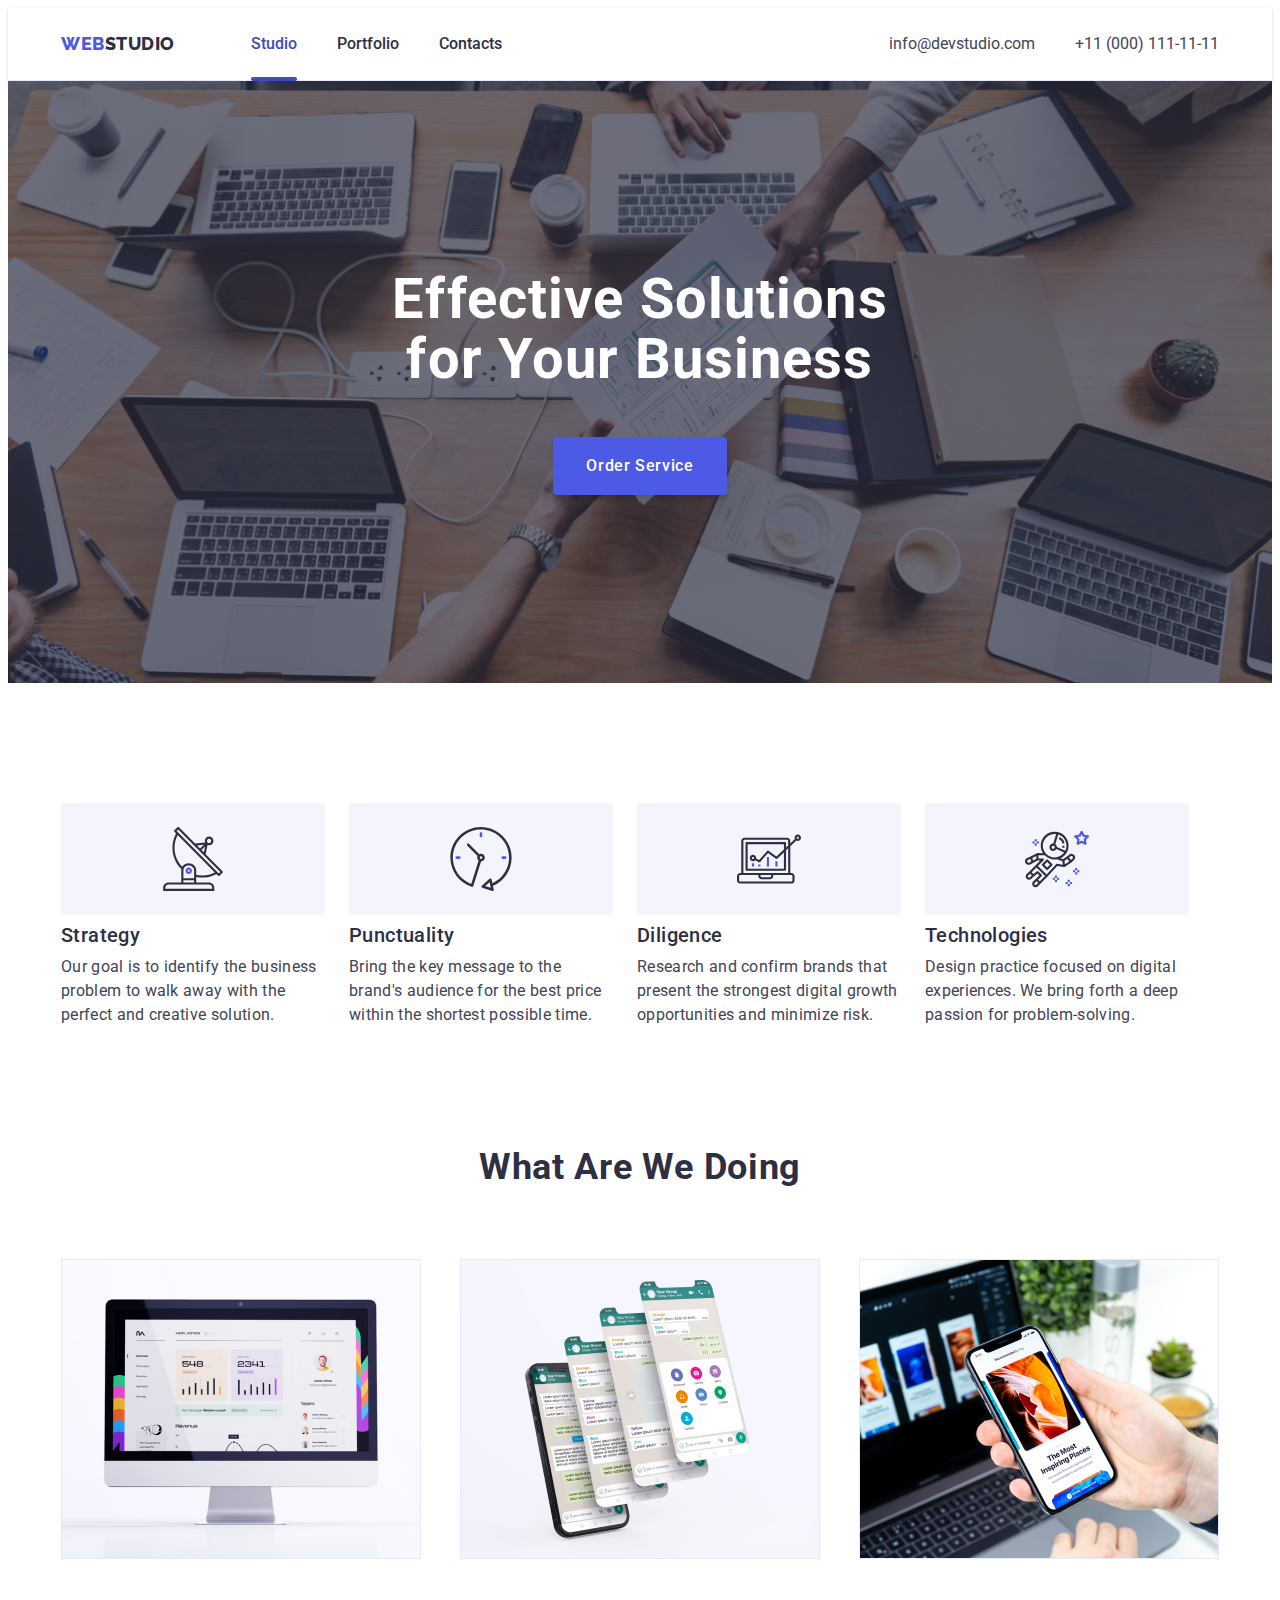
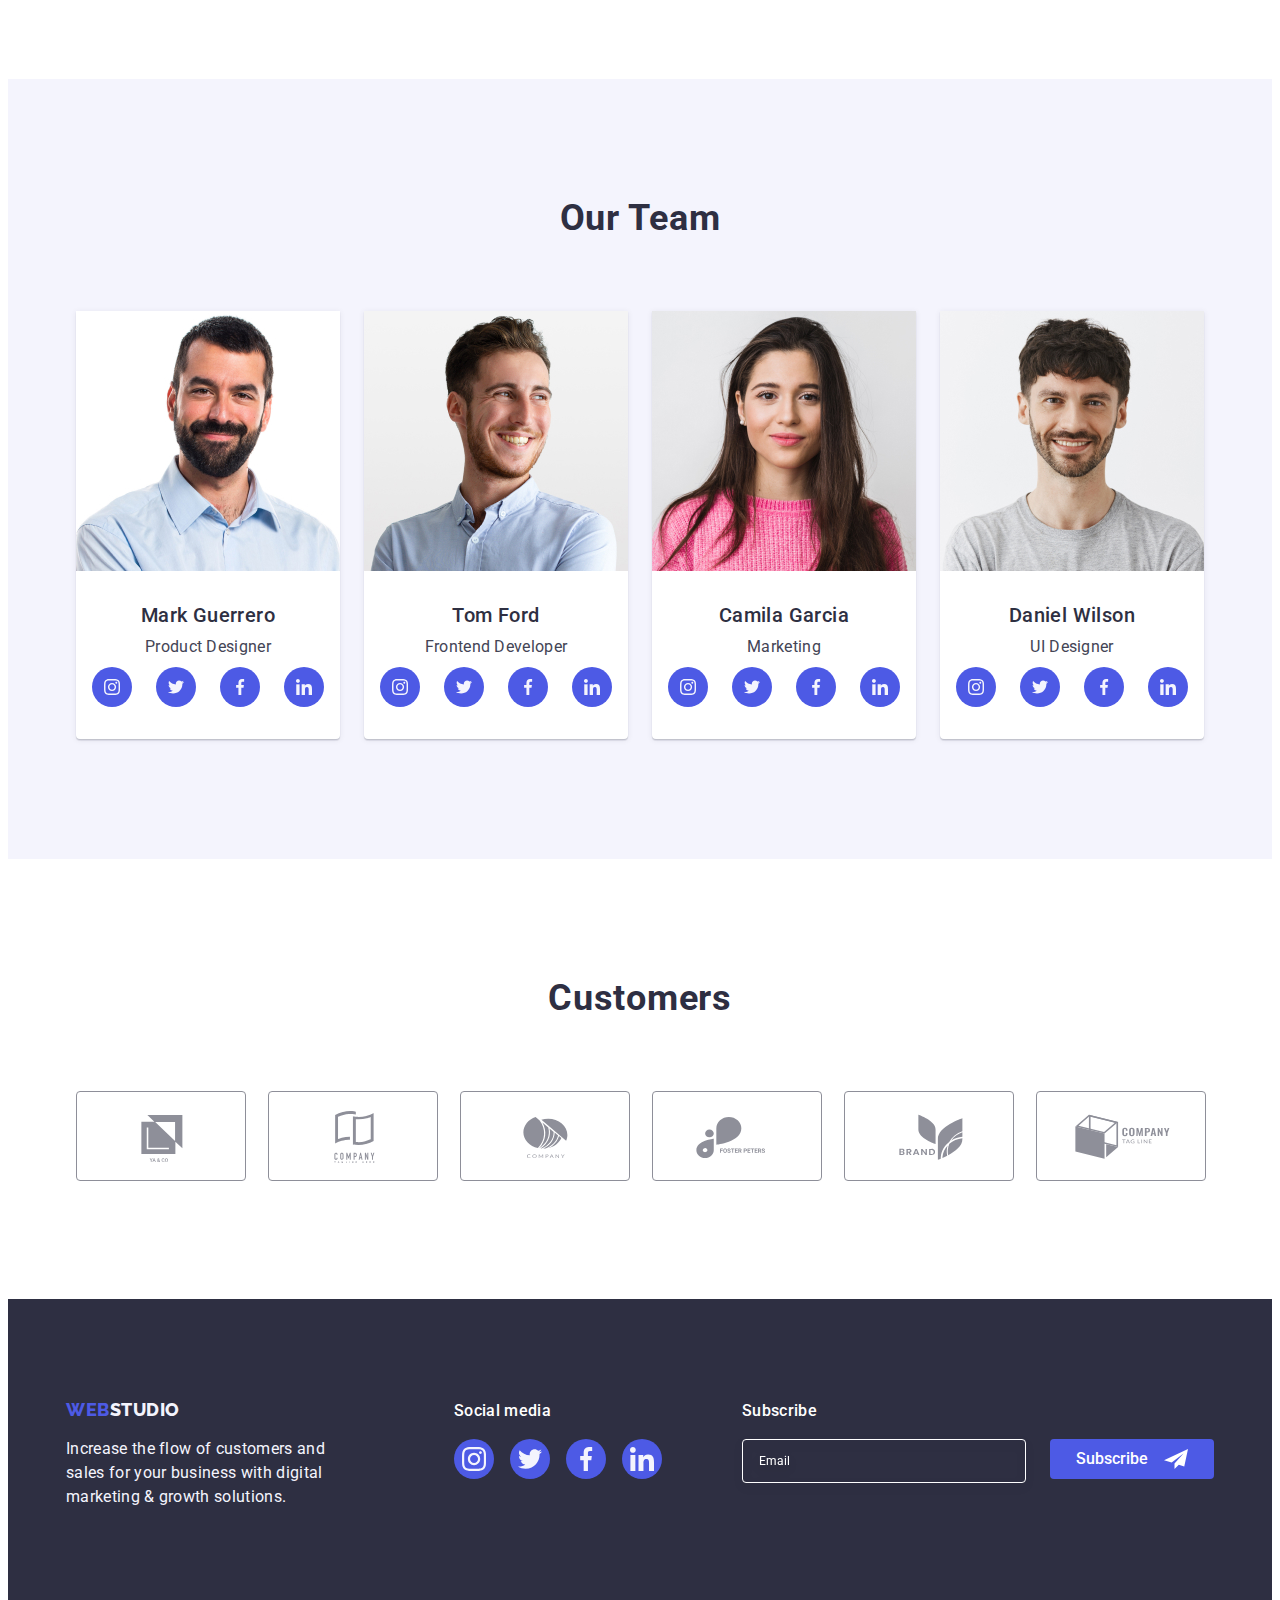
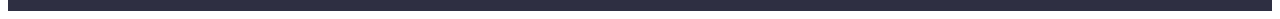
<file: index.html>
<!DOCTYPE html>
<html lang="en">

<head>
    <meta charset="UTF-8">
    <meta http-equiv="X-UA-Compatible" content="IE=edge">
    <meta name="viewport" content="width=device-width, initial-scale=1.0">
    <title>Document</title>
    <link rel="preconnect" href="https://fonts.googleapis.com">
    <link rel="preconnect" href="https://fonts.gstatic.com" crossorigin>
    <link
        href="https://fonts.googleapis.com/css2?family=Raleway:wght@400;800&family=Roboto:wght@400;500;700&display=swap"
        rel="stylesheet">
    <link rel="stylesheet" href="https://cdnjs.cloudflare.com/ajax/libs/modern-normalize/1.1.0/modern-normalize.min.css"
        integrity="sha512-wpPYUAdjBVSE4KJnH1VR1HeZfpl1ub8YT/NKx4PuQ5NmX2tKuGu6U/JRp5y+Y8XG2tV+wKQpNHVUX03MfMFn9Q=="
        crossorigin="anonymous" referrerpolicy="no-referrer" />
    <link rel="stylesheet" href="./css/styles.css">

</head>

<body>
    <!-- Шапка страницы -->
    <header class="header">
        <div class="header-content container">
            <nav class="nav-box">
                <a class="logo link" href="./index.html">Web<span>Studio</span></a>
                <ul class="navigation-list list">
                    <li class="navigation-item"><a href="./index.html"
                            class="navigation-item-link link menu-after">Studio</a></li>
                    <li class="navigation-item"><a href="./portfolio.html"
                            class="navigation-item-link link">Portfolio</a>
                    </li>
                    <li class="navigation-item"><a href="" class="navigation-item-link link">Contacts</a></li>
                </ul>
            </nav>
            <address class="address address-box">
                <ul class="address-list list">
                    <li class="address-item-list"><a href="mailto:info@devstudio.com"
                            class="address-item link">info@devstudio.com</a></li>
                    <li class="address-item-list"><a href="tel:+110001111111" class="address-item link">+11 (000)
                            111-11-11</a></li>
                </ul>
            </address>
        </div>
    </header>
    <!-- Hero секция -->
    <main>
        <section class="hero">
            <div class="hero-container container ">
                <h1 class="hero-title">Effective Solutions
                    for Your Business</h1>
                <button class="hero-button" type="button" data-modal-open>Order Service</button>
            </div>
        </section>
        <!-- Предложения -->
        <section class="features">
            <div class="features-container container">
                <h2 class="section-title visually-hidden" hidden>features</h2>
                <ul class="features-list list">
                    <li class="features-list-item">
                        <div class="features-icon-div"><svg class="features-list-icon" width="64px" height="64px">
                                <use href="./images/icons.svg#icon-antenna-1"></use>
                            </svg></div>
                        <h3 class="features-list-title title">Strategy</h3>
                        <p class="features-text text">Our goal is to identify the business problem to walk away with the
                            perfect and
                            creative solution.
                        </p>
                    </li>
                    <li class="features-list-item">
                        <div class="features-icon-div"><svg class="features-list-icon" width="64px" height="64px">
                                <use href="./images/icons.svg#icon-clock-1"></use>
                            </svg></div>
                        <h3 class="features-list-title title">Punctuality</h3>
                        <p class="features-text text">Bring the key message to the brand's audience for the best price
                            within the
                            shortest possible
                            time.</p>
                    </li>
                    <li class="features-list-item">
                        <div class="features-icon-div"><svg class="features-list-icon" width="64px" height="64px">
                                <use href="./images/icons.svg#icon-diagram-1"></use>
                            </svg>
                        </div>
                        <h3 class="features-list-title title">Diligence</h3>
                        <p class="features-text text">Research and confirm brands that present the strongest digital
                            growth
                            opportunities and minimize
                            risk.</p>
                    </li>
                    <li class="features-list-item">
                        <div class="features-icon-div">
                            <svg class="features-list-icon" width="64px" height="64px">
                                <use href="./images/icons.svg#icon-astronaut-1"></use>
                            </svg>
                        </div>
                        <h3 class="features-list-title title">Technologies</h3>
                        <p class="features-text text">Design practice focused on digital experiences. We bring forth a
                            deep
                            passion
                            for
                            problem-solving.</p>
                    </li>
                </ul>
            </div>
        </section>
        <!-- Продукты компании -->
        <section class="product">
            <div class="container">
                <h2 class="product-title section-title">What are we doing</h2>
                <ul class="product-list list">
                    <li class="product-list-item"><img src="./images/computer.jpg" alt="Computer image" width="360">
                    </li>
                    <li class="product-list-item"><img src="./images/mobile.jpg" alt="Mobile with some app" width="360">
                    </li>
                    <li class="product-list-item"><img src="./images/app.jpg"
                            alt="Some app on the phone in front of the computer" width="360"></li>
                </ul>
            </div>
        </section>
        <!-- фотографии сотрудников компании -->
        <section class="team-section">
            <div class="team-container container">
                <h2 class="team-title section-title">Our Team</h2>
                <ul class="team-list list">
                    <li class="team-list-item"><img src="./images/mark.jpg" alt="Mark Guerrero Product designer"
                            width="264">
                        <div class="team-item-wrap">
                            <h3 class="team-list-title title">Mark Guerrero</h3>
                            <p class="team-text text">Product Designer</p>
                            <ul class="team-social-list list">
                                <li class="team-social-item">
                                    <a class="team-social-link" href="">
                                        <svg class="team-social-icon" width="16px" height="16px">
                                            <use href="./images/icons.svg#icon-instagram-2"></use>
                                        </svg>
                                    </a>
                                </li>
                                <li class="team-social-item">
                                    <a class="team-social-link" href="">
                                        <svg class="team-social-icon" width="16px" height="16px">
                                            <use href="./images/icons.svg#icon-twitter-1"></use>
                                        </svg>
                                    </a>
                                </li>
                                <li class="team-social-item">
                                    <a class="team-social-link" href="">
                                        <svg class="team-social-icon" width="16px" height="16px">
                                            <use href="./images/icons.svg#icon-facebook-1"></use>
                                        </svg>
                                    </a>
                                </li>
                                <li class="team-social-item">
                                    <a class="team-social-link" href="">
                                        <svg class="team-social-icon" width="16px" height="16px">
                                            <use href="./images/icons.svg#icon-linkedin-1"></use>
                                        </svg>
                                    </a>
                                </li>
                            </ul>
                        </div>
                    </li>
                    <li class="team-list-item"><img src="./images/tom.jpg" alt="Tom Ford Frontend Developer"
                            width="264">
                        <div class="team-item-wrap">
                            <h3 class="team-list-title title">Tom Ford</h3>
                            <p class="team-text text">Frontend Developer</p>
                            <ul class="team-social-list list">
                                <li class="team-social-item">
                                    <a class="team-social-link" href="">
                                        <svg class="team-social-icon" width="16px" height="16px">
                                            <use href="./images/icons.svg#icon-instagram-2"></use>
                                        </svg>
                                    </a>
                                </li>
                                <li class="team-social-item">
                                    <a class="team-social-link" href="">
                                        <svg class="team-social-icon" width="16px" height="16px">
                                            <use href="./images/icons.svg#icon-twitter-1"></use>
                                        </svg>
                                    </a>
                                </li>
                                <li class="team-social-item">
                                    <a class="team-social-link" href="">
                                        <svg class="team-social-icon" width="16px" height="16px">
                                            <use href="./images/icons.svg#icon-facebook-1"></use>
                                        </svg>
                                    </a>
                                </li>
                                <li class="team-social-item">
                                    <a class="team-social-link" href="">
                                        <svg class="team-social-icon" width="16px" height="16px">
                                            <use href="./images/icons.svg#icon-linkedin-1"></use>
                                        </svg>
                                    </a>
                                </li>
                            </ul>
                        </div>
                    <li class="team-list-item"><img src="./images/camila.jpg" alt="Camila Garcia Marketing" width="264">
                        <div class="team-item-wrap">
                            <h3 class="team-list-title title">Camila Garcia</h3>
                            <p class="team-text text">Marketing</p>
                            <ul class="team-social-list list">
                                <li class="team-social-item">
                                    <a class="team-social-link" href="">
                                        <svg class="team-social-icon" width="16px" height="16px">
                                            <use href="./images/icons.svg#icon-instagram-2"></use>
                                        </svg>
                                    </a>
                                </li>
                                <li class="team-social-item">
                                    <a class="team-social-link" href="">
                                        <svg class="team-social-icon" width="16px" height="16px">
                                            <use href="./images/icons.svg#icon-twitter-1"></use>
                                        </svg>
                                    </a>
                                </li>
                                <li class="team-social-item">
                                    <a class="team-social-link" href="">
                                        <svg class="team-social-icon" width="16px" height="16px">
                                            <use href="./images/icons.svg#icon-facebook-1"></use>
                                        </svg>
                                    </a>
                                </li>
                                <li class="team-social-item">
                                    <a class="team-social-link" href="">
                                        <svg class="team-social-icon" width="16px" height="16px">
                                            <use href="./images/icons.svg#icon-linkedin-1"></use>
                                        </svg>
                                    </a>
                                </li>
                            </ul>
                        </div>
                    </li>
                    <li class="team-list-item"><img src="./images/daniel.jpg" alt="Daniel Wilson UI Designer"
                            width="264">
                        <div class="team-item-wrap">
                            <h3 class="team-list-title title">Daniel Wilson</h3>
                            <p class="team-text text">UI Designer</p>
                            <ul class="team-social-list list">
                                <li class="team-social-item">
                                    <a class="team-social-link" href="">
                                        <svg class="team-social-icon" width="16px" height="16px">
                                            <use href="./images/icons.svg#icon-instagram-2"></use>
                                        </svg>
                                    </a>
                                </li>
                                <li class="team-social-item">
                                    <a class="team-social-link" href="">
                                        <svg class="team-social-icon" width="16px" height="16px">
                                            <use href="./images/icons.svg#icon-twitter-1"></use>
                                        </svg>
                                    </a>
                                </li>
                                <li class="team-social-item">
                                    <a class="team-social-link" href="">
                                        <svg class="team-social-icon" width="16px" height="16px">
                                            <use href="./images/icons.svg#icon-facebook-1"></use>
                                        </svg>
                                    </a>
                                </li>
                                <li class="team-social-item">
                                    <a class="team-social-link" href="">
                                        <svg class="team-social-icon" width="16px" height="16px">
                                            <use href="./images/icons.svg#icon-linkedin-1"></use>
                                        </svg>
                                    </a>
                                </li>
                            </ul>
                        </div>
                    </li>
                </ul>
            </div>
        </section>
        <!---------------Customers------------------>
        <section class="section-customers">
            <h2 class="customers-title section-title">Customers</h2>
            <div class="cutomers-item-div">
                <ul class="customers-list list">
                    <li class="customers-list-item"><a href="" class="customers-link link"><svg class="customers-icon"
                                width="104" height="56px">
                                <use href="./images/icons.svg#icon-Client-1"></use>
                            </svg>
                        </a></li>
                    <li class="customers-list-item"><a href="" class="customers-link link" width=" 104px" height="56px">
                            <svg class="customers-icon" width=" 104px" height="56px">
                                <use href="./images/icons.svg#icon-Client-2"></use>
                            </svg>
                        </a></li>
                    <li class="customers-list-item"><a href="" class="customers-link link"><svg class="customers-icon"
                                width=" 104px" height="56px">
                                <use href="./images/icons.svg#icon-Client-3"></use>
                            </svg>
                        </a></li>
                    <li class="customers-list-item"><a href="" class="customers-link link"><svg class="customers-icon"
                                width=" 104px" height="56px">
                                <use href="./images/icons.svg#icon-Client-4"></use>
                            </svg>
                        </a></li>
                    <li class="customers-list-item"><a href="" class="customers-link link"><svg class="customers-icon"
                                width=" 104px" height="56px">
                                <use href="./images/icons.svg#icon-Client-5"></use>
                            </svg>
                        </a></li>
                    <li class="customers-list-item"><a href="" class="customers-link link"><svg class="customers-icon"
                                width=" 104px" height="56px">
                                <use href="./images/icons.svg#icon-Client-6"></use>
                            </svg>
                        </a></li>
                </ul>
            </div>
        </section>
    </main>
    <!-- Подвал страницы -->
    <footer class="footer">
        <div class="container footer-container">
            <div class="footer-wrap-about">
                <a class="logo link" href="./index.html">Web<span class="footer-span">Studio</span></a>
                <p class="footer-text text">Increase the flow of customers and sales for your business with digital
                    marketing &
                    growth
                    solutions.</p>
            </div>
            <div class="footer-wrap-social">
                <h3 class="footer-social-title">Social media</h3>
                <ul class="footer-social-list list">
                    <li class="footer-social-item"><a class="footer-social-link" href="">
                            <svg class="footer-social-icon" width="24px" height="24px">
                                <use href="./images/icons.svg#icon-instagram-2"></use>
                            </svg>
                        </a></li>
                    <li class="footer-social-item"><a class="footer-social-link" href="" pal>
                            <svg class="footer-social-icon" width="24px" height="24px">
                                <use href="./images/icons.svg#icon-twitter-1"></use>
                            </svg>
                        </a></li>
                    <li class="footer-social-item"><a class="footer-social-link" href="">
                            <svg class="footer-social-icon" width="24px" height="24px">
                                <use href="./images/icons.svg#icon-facebook-1"></use>
                            </svg>
                        </a></li>
                    <li class="footer-social-item"><a class="footer-social-link" href="">
                            <svg class="footer-social-icon" width="24px" height="24px">
                                <use href="./images/icons.svg#icon-linkedin-1"></use>
                            </svg>
                        </a></li>
                </ul>
            </div>
            <div class="footer-subscribe">
                <h3 class="footer-subscribe-title">Subscribe</h3>
                <form class="subscribe-form">
                    <label aria-label="email-input-subscribe">
                        <input type="email" class="footer-subscribe-input" placeholder="Email"></label>
                    <button type="submit" class="footer-subscribe-button">Subscribe<span
                            class="footer-subscribe-wrap"><svg class="footer-subscribe-icon" width="24px" height="24px">
                                <use href="./images/icons.svg#icon-subscribe"></use>
                            </svg></span></button>

                </form>
            </div>
        </div>
    </footer>
    <!---------------Backdrop------------------>
    <div class="backdrop is-hidden" data-modal>
        <div class="modal"><button type="button" data-modal-close class="btn-close-modal"><svg class="svg-close-modal"
                    width="8px" height="8px">
                    <use href="./images/icons.svg#icon-close-btn-modal"></use>
                </svg></button>
            <p class="modal-title">Leave your contacts and we will call you back</p>
            <form class="modal-form">
                <label class="modal-label" for="user-name"><span class="input-label-span">Name</span>
                    <span class="input-wrap">
                        <input type="text" placeholder="" name="user-name" class="modal-input" id="user-name"
                            required><svg class="modal-icon" width="18px" height="18px">
                            <use href="./images/icons.svg#icon-persona-input"></use>
                        </svg></span></label>
                <label class="modal-label" for="user-tel"><span class="input-label-span">Phone</span><span
                        class="input-wrap">
                        <input type="tel" placeholder="" name="user-tel" class="modal-input" id="user-tel" required><svg
                            class="modal-icon" width="18px" height="24px">
                            <use href="./images/icons.svg#icon-phone-input"></use>
                        </svg></span></label>
                <label class="modal-label" for="user-email"><span class="input-label-span">Email</span>
                    <span class="input-wrap"><input type="email" placeholder="" name="user-email" class="modal-input"
                            id="user-email"><svg class="modal-icon" width="18px" height="24px">
                            <use href="./images/icons.svg#icon-email-input"></use>
                        </svg></span></label>
                <label class="modal-label" for="user-text"><span class="input-label-span">Comment</span>
                    <textarea name="user-text" id="user-text" class="modal-textarea"
                        placeholder="Text input"></textarea></label>
                <div class="modal-field">
                    <input type="checkbox" name="privacy" id="privacy" class="input-check visually-hidden" value="true">
                    <label for="privacy" class="check-text"><span><svg class="check-icon" width="10px" height="8px">
                                <use href="./images/icons.svg#icon-checkbox"></use>
                            </svg></span> accept the terms and conditions of the<a href=""
                            class="check-text-link">Privacy Policy</a></label>
                </div>
                <button class="modal-button" type="submit">Send</button>
            </form>
        </div>
        <script src="./js/modal.js"></script>
</body>

</html>
</file>
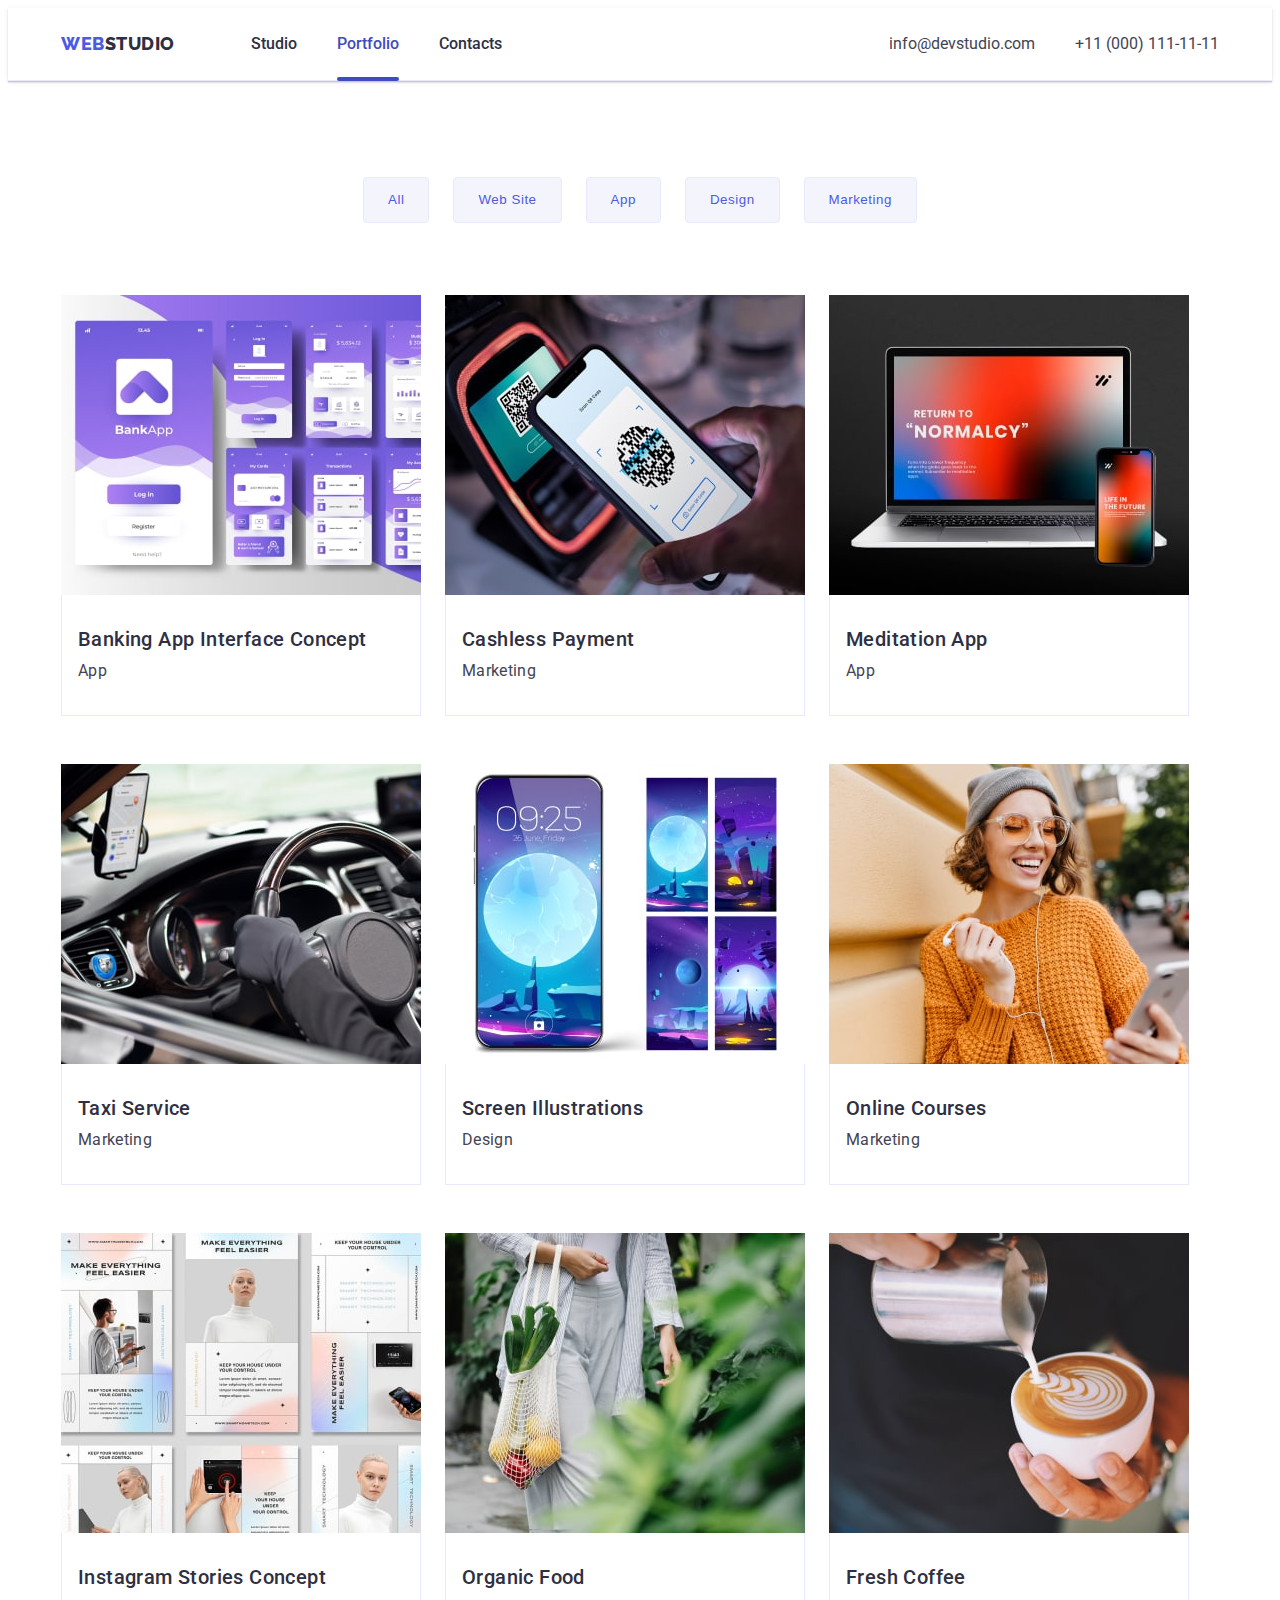
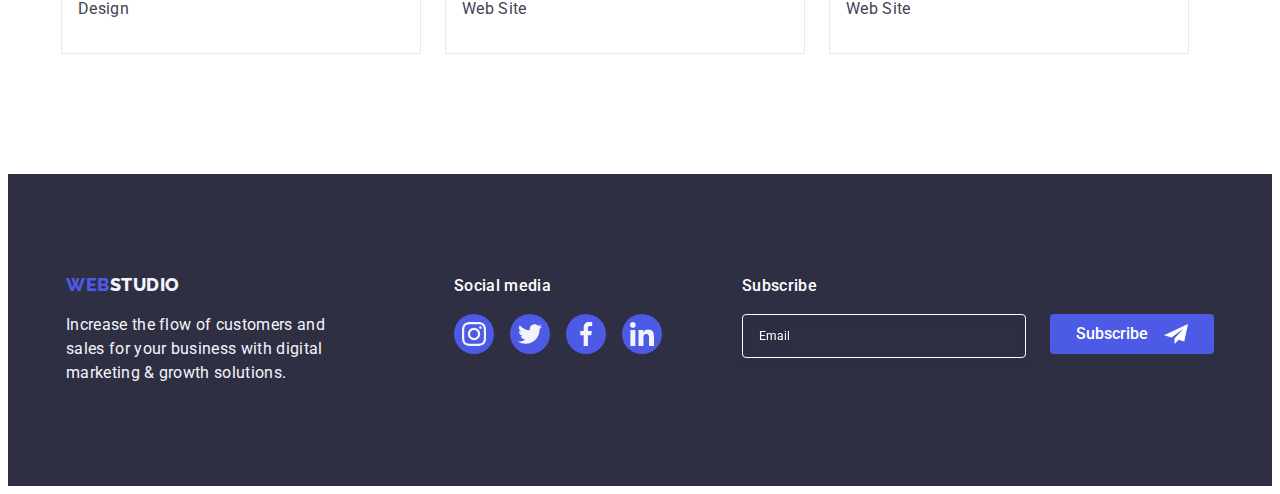
<file: portfolio.html>
<!DOCTYPE html>
<html lang="en">

<head>
    <meta charset="UTF-8">
    <meta http-equiv="X-UA-Compatible" content="IE=edge">
    <meta name="viewport" content="width=device-width, initial-scale=1.0">
    <title>Document</title>
    <link rel="preconnect" href="https://fonts.googleapis.com">
    <link rel="preconnect" href="https://fonts.gstatic.com" crossorigin>
    <link
        href="https://fonts.googleapis.com/css2?family=Raleway:wght@400;800&family=Roboto:wght@400;500;700&display=swap"
        rel="stylesheet">
    <link rel="stylesheet" href="https://cdnjs.cloudflare.com/ajax/libs/modern-normalize/1.1.0/modern-normalize.min.css"
        integrity="sha512-wpPYUAdjBVSE4KJnH1VR1HeZfpl1ub8YT/NKx4PuQ5NmX2tKuGu6U/JRp5y+Y8XG2tV+wKQpNHVUX03MfMFn9Q=="
        crossorigin="anonymous" referrerpolicy="no-referrer" />
    <link rel="stylesheet" href="./css/styles.css">
</head>

<body>
    <!-- Шапка страницы -->
    <header class="header">
        <div class="header-content container">
            <nav class="nav-box">
                <a class="logo link" href="./index.html">Web<span>Studio</span></a>
                <ul class="navigation-list list">
                    <li class="navigation-item"><a href="./index.html" class="navigation-item-link link">Studio</a></li>
                    <li class="navigation-item"><a href="./portfolio.html"
                            class="navigation-item-link link menu-after">Portfolio</a>
                    </li>
                    <li class="navigation-item"><a href="" class="navigation-item-link link">Contacts</a></li>
                </ul>
            </nav>
            <address class="address address-box">
                <ul class="address-list list">
                    <li class="address-item-list"><a href="mailto:info@devstudio.com"
                            class="address-item link">info@devstudio.com</a></li>
                    <li class="address-item-list"><a href="tel:+110001111111" class="address-item link">+11 (000)
                            111-11-11</a></li>
                </ul>
            </address>
        </div>
    </header>
    <!-- Main -->
    <main class="portfolio">
        <section class="portfolio-section">
            <div class="portfolio-container container">
                <h1 hidden>Portfolio</h1>
                <ul class="page-list-btn list">
                    <li class="page-nav-item"><button class="portfolio-button" type="button">All</button></li>
                    <li class="page-nav-item"><button class="portfolio-button" type="button">Web Site</button></li>
                    <li class="page-nav-item"><button class="portfolio-button" type="button">App</button></li>
                    <li class="page-nav-item"><button class="portfolio-button" type="button">Design</button></li>
                    <li class="page-nav-item"><button class="portfolio-button" type="button">Marketing</button></li>
                </ul>
                <!--Списаок  с фотографиями-->
                <ul class="portfolio-list list">
                    <li class="portfolio-list-item">
                        <a class="portfolio-card-link link" href="">
                            <div class="portfolio-overlay-wrap">
                                <img src="./images/img4-min.jpg" alt="open bank app" width="360" height="300">
                                <p class="portfolio-overlay">14 Stylish and User-Friendly App Design Concepts · Task
                                    Manager App · Calorie Tracker App ·
                                    Exotic Fruit Ecommerce App ·
                                    Cloud Storage App</p>
                            </div>
                            <div class="portfolio-text-item">
                                <h2 class="portfolio-list-title title">Banking App Interface Concept</h2>
                                <p class="portfolio-text text">App</p>
                            </div>

                        </a>
                    </li>
                    <li class="portfolio-list-item"><a class="portfolio-card-link link" href="">
                            <div class="portfolio-overlay-wrap">
                                <img src="./images/img5-min.jpg" alt="payment by phone" width="360" height="300">
                                <p class="portfolio-overlay">14 Stylish and User-Friendly App Design Concepts · Task
                                    Manager App · Calorie Tracker App ·
                                    Exotic Fruit Ecommerce App ·
                                    Cloud Storage App</p>
                            </div>
                            <div class="portfolio-text-item">
                                <h2 class="portfolio-list-title title">Cashless Payment</h2>
                                <p class="portfolio-text text">Marketing</p>
                            </div>

                        </a>
                    </li>
                    <li class="portfolio-list-item"><a class="portfolio-card-link link" href="">
                            <div class="portfolio-overlay-wrap">
                                <img src="./images/img6-min.jpg" alt="open app on phone and computer" width="360"
                                    height="300">
                                <p class="portfolio-overlay">14 Stylish and User-Friendly App Design Concepts · Task
                                    Manager App · Calorie Tracker App ·
                                    Exotic Fruit Ecommerce App ·
                                    Cloud Storage App</p>
                            </div>
                            <div class="portfolio-text-item">
                                <h2 class="portfolio-list-title title">Meditation App</h2>
                                <p class="portfolio-text text">App</p>
                            </div>

                        </a>
                    </li>
                    <li class="portfolio-list-item"><a class="portfolio-card-link link" href="">
                            <div class="portfolio-overlay-wrap">
                                <img src="./images/img7-min.jpg" alt="taxi driver hands on wheel" width="360"
                                    height="300">
                                <p class="portfolio-overlay">14 Stylish and User-Friendly App Design Concepts · Task
                                    Manager App · Calorie Tracker App ·
                                    Exotic Fruit Ecommerce App ·
                                    Cloud Storage App</p>
                            </div>
                            <div class="portfolio-text-item">

                                <h2 class="portfolio-list-title title">Taxi Service</h2>
                                <p class="portfolio-text text">Marketing</p>
                            </div>
                        </a>
                    </li>
                    <li class="portfolio-list-item"><a class="portfolio-card-link link" href="">
                            <div class="portfolio-overlay-wrap">
                                <img src="./images/img8-min.jpg" alt="screen illustration moon on phone" width="360"
                                    height="300">
                                <p class="portfolio-overlay">14 Stylish and User-Friendly App Design Concepts · Task
                                    Manager App · Calorie Tracker App ·
                                    Exotic Fruit Ecommerce App ·
                                    Cloud Storage App</p>
                            </div>
                            <div class="portfolio-text-item">
                                <h2 class="portfolio-list-title title">Screen Illustrations</h2>
                                <p class="portfolio-text text">Design</p>
                            </div>

                        </a>
                    </li>
                    <li class="portfolio-list-item"><a class="portfolio-card-link link" href="">
                            <div class="portfolio-overlay-wrap">
                                <img src="./images/img9-min.jpg" alt="women in sunglusses with phone on her hand "
                                    width="360" height="300">
                                <p class="portfolio-overlay">14 Stylish and User-Friendly App Design Concepts · Task
                                    Manager App · Calorie Tracker App ·
                                    Exotic Fruit Ecommerce App ·
                                    Cloud Storage App</p>
                            </div>
                            <div class="portfolio-text-item">
                                <h2 class="portfolio-list-title title">Online Courses</h2>
                                <p class="portfolio-text text">Marketing</p>
                            </div>

                        </a>
                    </li>
                    <li class="portfolio-list-item">
                        <a class="portfolio-card-link link" href="">
                            <div class="portfolio-overlay-wrap">
                                <img src="./images/img10-min.jpg" alt="instagram stories concept" width="360"
                                    height="300">
                                <p class="portfolio-overlay">14 Stylish and User-Friendly App Design Concepts · Task
                                    Manager App · Calorie Tracker App ·
                                    Exotic Fruit Ecommerce App ·
                                    Cloud Storage App</p>
                            </div>
                            <div class="portfolio-text-item">
                                <h2 class="portfolio-list-title title">Instagram Stories Concept</h2>
                                <p class="portfolio-text text">Design</p>
                            </div>

                        </a>
                    </li>
                    <li class="portfolio-list-item"><a class="portfolio-card-link link" href="">
                            <div class="portfolio-overlay-wrap">
                                <img src="./images/img11-min.jpg" alt="fresh food" width="360" height="300">
                                <p class="portfolio-overlay">14 Stylish and User-Friendly App Design Concepts · Task
                                    Manager App · Calorie Tracker App ·
                                    Exotic Fruit Ecommerce App ·
                                    Cloud Storage App</p>
                            </div>
                            <div class="portfolio-text-item">
                                <h2 class="portfolio-list-title title">Organic Food</h2>
                                <p class="portfolio-text text">Web Site</p>
                            </div>

                        </a>
                    </li>
                    <li class="portfolio-list-item"><a class="portfolio-card-link link" href="">
                            <div class="portfolio-overlay-wrap">
                                <img src="./images/img12-min.jpg" alt="coffee image" width="360" height="300">
                                <p class="portfolio-overlay">14 Stylish and User-Friendly App Design Concepts · Task
                                    Manager App · Calorie Tracker App · Exotic Fruit Ecommerce App ·
                                    Cloud Storage App</p>
                            </div>
                            <div class="portfolio-text-item">
                                <h2 class="portfolio-list-title title">Fresh Coffee</h2>
                                <p class="portfolio-text text">Web Site</p>
                            </div>

                        </a>
                    </li>
                </ul>
            </div>
        </section>
    </main>
    <!-- Подвал страницы -->
    <footer class="footer">
        <div class="container footer-container">
            <div class="footer-wrap-about">
                <a class="logo link" href="./index.html">Web<span class="footer-span">Studio</span></a>
                <p class="footer-text text">Increase the flow of customers and sales for your business with digital
                    marketing &
                    growth
                    solutions.</p>
            </div>
            <div class="footer-wrap-social">
                <h3 class="footer-social-title">Social media</h3>
                <ul class="footer-social-list list">
                    <li class="footer-social-item"><a class="footer-social-link" href="">
                            <svg class="footer-social-icon" width="24px" height="24px">
                                <use href="./images/icons.svg#icon-instagram-2"></use>
                            </svg>
                        </a></li>
                    <li class="footer-social-item"><a class="footer-social-link" href="" pal>
                            <svg class="footer-social-icon" width="24px" height="24px">
                                <use href="./images/icons.svg#icon-twitter-1"></use>
                            </svg>
                        </a></li>
                    <li class="footer-social-item"><a class="footer-social-link" href="">
                            <svg class="footer-social-icon" width="24px" height="24px">
                                <use href="./images/icons.svg#icon-facebook-1"></use>
                            </svg>
                        </a></li>
                    <li class="footer-social-item"><a class="footer-social-link" href="">
                            <svg class="footer-social-icon" width="24px" height="24px">
                                <use href="./images/icons.svg#icon-linkedin-1"></use>
                            </svg>
                        </a></li>
                </ul>
            </div>
            <div class="footer-subscribe">
                <h3 class="footer-subscribe-title">Subscribe</h3>
                <form class="subscribe-form">
                    <label aria-label="email-input-subscribe">
                        <input type="email" class="footer-subscribe-input" placeholder="Email"></label>
                    <button type="submit" class="footer-subscribe-button">Subscribe<span
                            class="footer-subscribe-wrap"><svg class="footer-subscribe-icon" width="24px" height="24px">
                                <use href="./images/icons.svg#icon-subscribe"></use>
                            </svg></span></button>

                </form>
            </div>
        </div>
    </footer>
</body>

</html>
</file>
<file: css/styles.css>
/* Цвет основного текста #2E2F42 */
/* Вторичный цвет фона #2E2F42 */
/* Цвет текста заголовков #2E2F42 */
/* Цвет текста под заголовками #434455 */
/* Цвет текста заголовка на темном фоне и текста кнопки #434455 */
/* Цвет текста в футере #F4F4FD */

/* Стилизация header */
@import url('https://fonts.googleapis.com/css2?family=Roboto&display=swap');
@import url('https://fonts.googleapis.com/css2?family=Raleway&family=Roboto&display=swap');


:root {
    --primary-text-color: #434455;
    --primary-background-color: #FFFFFF;
    --primary-title-color: #2E2F42;
    --primary-background2-color: #2E2F42;
    --primary-footer-text-color: #f4f4fd;
    --bg-gradient: linear-gradient(rgba(46, 47, 66, 0.7), rgba(46, 47, 66, 0.7));
    --accent-color-link: #404BBF;
    --transition-duration-function:
        250ms cubic-bezier(0.4, 0, 0.2, 1);
}

body {
    background-color: var(--primary-background-color);
    font-family: "Roboto", sans-serif;
    color: var(--primary-text-color);
}

.list {
    list-style: none;
}

.link {
    text-decoration: none;
}

.link:hover,
.link:focus {
    color: var(--accent-color-link);
}

.title {
    color: var(--primary-title-color);
}

.text {
    color: var(--primary-text-color);
}

/**Контейнера компоненты**/
.container {
    max-width: 100%;
    padding: 0 15px;
    margin: 0 auto;
}

.section-title {
    font-weight: 700;
    font-size: 36px;
    line-height: 1.11;
    text-align: center;
    letter-spacing: 0.02em;
    text-transform: capitalize;
    color: var(--primary-title-color);
}

h1,
h2,
h3,
h4,
p {
    margin-top: 0;
    margin-bottom: 0;
}

ul {
    margin-top: 0;
    margin-bottom: 0;
    padding-left: 0;
}

img {
    display: block;
    max-width: 100%;
    height: auto;
}

.visually-hidden {
    position: absolute;
    width: 1px;
    height: 1px;
    margin: -1px;
    border: 0;
    padding: 0;
    white-space: nowrap;
    clip-path: inset(100%);
    clip: rect(0 0 0 0);
    overflow: hidden;
}

/**- Шапка страницы -**/

.logo {
    color: #4d5ae5;
    font-family: "Raleway", sans-serif;
    font-weight: 800;
    font-size: 18px;
    line-height: 1.17;
    letter-spacing: 0.03em;
    text-transform: uppercase;
}

span {
    color: #2e2f42;
}


.mobile-menu-open {
    background-color: transparent;
    border: none;
    padding: 0;
    line-height: 0;
}

.mobile-menu-open_icon {
    stroke: #2E2F42;
}

.header {
    border-bottom: 1px solid #E7E9FC;
    box-shadow: 0px 2px 1px rgba(46, 47, 66, 0.08), 0px 1px 1px rgba(46, 47, 66, 0.16), 0px 1px 6px rgba(46, 47, 66, 0.08);
}

.header-content {
    width: 100%;
    display: flex;
    align-items: center;
    justify-content: space-between;
    padding-top: 24px;
    padding-bottom: 22px;
}

.mobile-menu {
    position: fixed;
    display: flex;
    flex-direction: column;
    justify-content: space-between;
    padding: 80px 35px 40px 40px;
    width: 100%;
    height: 100%;
    top: 0;
    left: 0;
    background-color: #FFFFFF;
}

.mobile-close-btn {
    position: absolute;
    top: 24px;
    right: 24px;
    display: flex;
    padding: 0;
    justify-content: center;
    align-items: center;
    width: 24px;
    height: 24px;
    border-radius: 50%;
    background: transparent;
    border: 1px solid rgba(0, 0, 0, 0.1);
}

.mobile-list {
    display: flex;
    flex-direction: column;
    align-items: flex-start;
    padding: 0px;
    gap: 40px;
    font-family: 'Roboto';
    font-style: normal;
    font-weight: 700;
    font-size: 36px;
    line-height: calc(40 / 36);
    color: var(--primary-title-color);
    padding-bottom: 40px;

}

.navigation-item-link {
    font-family: 'Roboto';
    font-style: normal;
    font-weight: 500;
    font-size: 16px;
    line-height: calc(24 / 16);
    color: var(--primary-title-color);
    transition: color, var(--transition-duration-function);
}

.mobile-accent {
    color: var(--accent-color-link);
}
.navigation-item-link-mobile {color: var(--primary-text-color);}

.address-list-mobile {
    display: flex;
    flex-direction: column;
    align-items: flex-start;
    padding: 0px;
    gap: 40px;
    margin-bottom: 48px;
}

.address-link-mobile-tel {
    font-family: 'Roboto';
    font-style: normal;
    font-weight: 700;
    font-size: 24px;
    line-height: calc(40 / 24);
    letter-spacing: 0.02em;
    text-transform: capitalize;
    color: #4D5AE5;
}

.address-link-mobile-email {
    font-family: 'Roboto';
    font-style: normal;
    font-weight: 500;
    font-size: 20px;
    line-height: calc(24 / 20);
    letter-spacing: 0.02em;
    color: #434455;
}

.mobile-social-list {
    display: flex;
    flex-direction: row;
    align-items: flex-start;
    padding: 0px;
    gap: 24px;
}

.mobile-social-item {
    width: 40px;
    height: 40px;
}

.mobile-social-link {
    width: 100%;
    height: 100%;
    background-color: #4D5AE5;
    ;
    border-radius: 50%;
    display: flex;
    align-items: center;
    justify-content: center;
    transition: background-color, var(--transition-duration-function);
}

.nav-box {
    display: flex;
    align-items: center;
    gap: 120px;
}

.navigation-list {
    display: flex;
    gap: 40px;
}

.menu-after {
    color: var(--accent-color-link);
    position: relative;
}

.menu-after::after {
    content: "";
    position: absolute;
    bottom: -28px;
    left: 0;
    display: block;
    width: 100%;
    height: 4px;
    background-color: var(--accent-color-link);
    border-radius: 2px;
}

.address-list {
    display: flex;
    flex-direction: column;
    gap: 12px;
    /** Высота чтобы влезло в 72px **/
    line-height: 0.15;
}

.address-item {
    font-style: normal;
    font-weight: 400;
    font-size: 12px;
    line-height: calc(14/ 12);
    color: var(--primary-text-color);
    transition: color, var(--transition-duration-function)
}
/* 






.navigation-item-link:hover,
.navigation-item-link:focus {
    color: var(--accent-color-link);
}



.navigation-list {
    font-weight: 500;
    font-size: 16px;
    line-height: 1.5;
    letter-spacing: 0.02em;
}




.address {
    margin-left: auto;
    font-style: normal;
}

.address-list {
    display: flex;
    gap: 40px;
}

.address-item {
    display: block;
    line-height: 1.5;
    letter-spacing: 0.02em;
    color: #434455;
    padding-top: 24px;
    padding-bottom: 24px
} */


.hero {
    display: flex;
    align-items: center;
    margin-left: auto;
    margin-right: auto;
    background-color: #2e2f42;
    background-image: var(--bg-gradient), url(../images/hero-bg-mob.jpg);
    background-repeat: no-repeat;
    background-position: center;
    background-size: cover;
    max-width: 1440px;
    padding-top: 112px;
    padding-bottom: 112px;
    text-align: center;
}

@media (min-device-pixel-ratio: 2),
(-webkit-min-device-pixel-ratio: 2),
(min-resolution: 192dpi),
(min-resolution: 2dppx) {
    .hero {
        background-image: var(--bg-gradient), url(../images/hero-bg-mob-2x.jpg);
    }
}

.hero-title {
    margin-bottom: 72px;
    margin-left: auto;
    margin-right: auto;
    width: 260px;

    font-style: normal;
    font-weight: 700;
    font-size: 26px;
        line-height: calc(40 / 26);
    /* font-size: 36px;
    line-height: calc(40 / 36); */
    text-align: center;
    letter-spacing: 0.02em;
    color: #FFFFFF;
}

.hero-button {

    display: inline-block;
    padding: 16px 32px;

    font-family: "Roboto", sans-serif;
    font-weight: 500;
    font-size: 16px;
    line-height: 1.5;
    letter-spacing: 0.04em;
    color: #ffffff;
    background-color: #4D5AE5;
    ;
    box-shadow: 0px 4px 4px rgba(0, 0, 0, 0.15);
    border-radius: 4px;
    cursor: pointer;
    border: 1px solid transparent;
    transition: color, background-color, var(--transition-duration-function);
}

.hero-button:hover,
.hero-button:focus {
    background-color: #404bbf;
    color: #FFFFFF
} 

/**----------------- < !-- Предложения --> ---------------**/
.features {
    width: ;
    padding: 96px 0;
}

.features-list {
    display: flex;
    flex-direction: column;
    align-items: center;
    gap: 72px;
}
.features-list-title {
    text-align: center;
    letter-spacing: 0.02em;
    text-transform: capitalize;
    color: var(--primary-title-color);
    font-weight: 700;
    font-size: 36px;
    line-height: calc(40 / 36);
    margin-bottom: 8px;
}
.features-text {
    font-weight: 500;
    font-size: 16px;
    line-height: calc(24 / 16);
    /* or 150% */
    letter-spacing: 0.02em;
}
.features-list-item{width: 288px;}

.features-icon-div {
    display: flex;
    align-items: center;
    justify-content: center;
    width: 264px;
    height: 112px;
    background: #F4F4FD;
    border-radius: 4px;
    margin-bottom: 8px;
}
/* .features-list-item {
    max-width: 264px;
}



.features-list-title {
    margin-bottom: 8px;

    font-weight: 500;
    font-size: 20px;
    line-height: 1.2;


    letter-spacing: 0.02em;
    color: var(--primary-title-color);
}

.features-text {
    font-weight: 400;
    font-size: 16px;
    line-height: 1.5;
    letter-spacing: 0.02em;
} */

/**----------- < !-- Продукты компании --> --------**/
.product {
    padding-bottom: 120px;
}

.product-title {
    margin-bottom: 72px;
    font-weight: 700;
    font-size: 36px;
    line-height: calc(40 / 36);
    text-align: center;
    letter-spacing: 0.02em;
    text-transform: capitalize;
    color: var(--primary-title-color);
}

.product-list {
    display: flex;
    justify-content: space-between;
}

/* .product-list-item {
    width: calc((100% - 60) / 2);
} */

/**---------------< !-- фотографии сотрудников компании -->------------**/
.team-section {
    background-color: #F4F4FD;
    padding-top: 96px;
    padding-bottom: 96px;
}

.team-title {

    margin-bottom: 72px;
}

.team-list {
    display: flex;
    flex-direction: column;
    align-items: center;
    gap: 72px;
    text-align: center;
}

.team-list-item {width: 264px;
    background-color: #FFFFFF;
    box-shadow: 0px 1px 6px rgba(46, 47, 66, 0.08), 0px 1px 1px rgba(46, 47, 66, 0.16), 0px 2px 1px rgba(46, 47, 66, 0.08);
    border-radius: 0px 0px 4px 4px;
}

.team-list-title {
    font-weight: 500;
    font-size: 20px;
    line-height: calc(24 / 20);
 
    letter-spacing: 0.02em;
    color: var(--primary-title-color);
    margin-bottom: 8px;
}

.team-text {
    margin-bottom: 8px;
    font-size: 16px;
    line-height: calc(24 / 16);

    letter-spacing: 0.02em;
}

.team-item-wrap {
    padding-top: 32px;
    padding-bottom: 32px;
}

.team-social-list {
    display: flex;
    justify-content: space-between;
    gap: 24px;
    margin: 0 16px;
}

.team-social-item {
    width: 40px;
    height: 40px;
}

.team-social-link {
    width: 100%;
    height: 100%;
    background-color: #4D5AE5;
    ;
    border-radius: 50%;
    display: flex;
    align-items: center;
    justify-content: center;
    transition: background-color, var(--transition-duration-function);
}

.team-social-link:hover,
.team-social-link:focus {
    background-color: var(--accent-color-link);
}

/**----------------------------<Customers>----------------------**/
.customers-container {width: 288px;}
.section-customers {
    padding-top: 96px;
    padding-bottom: 96px;
}

.cutomers-item-div {
    display: flex;
    justify-content: center
}

.customers-title {
    margin-bottom: 72px;
}

.customers-list {
    display: flex;
    flex-wrap: wrap;
    flex-direction: row;
    justify-content: center;
    gap: 72px 16px;

}

.customers-list-item {
    width: 120px;
    height: 88px;
}

.customers-link {
    width: 100%;
    height: 100%;
    display: flex;
    align-items: center;
    justify-content: center;
    color: #8E8F99;
    border: 1px solid #8E8F99;
    border-radius: 4px;
    transition-property: border-color;
    transition-duration: 250ms;
    transition-timing-function: cubic-bezier(0.4, 0, 0.2, 1);
}

.customers-icon {
    transition: color, var(--transition-duration-function);
    fill: currentColor;
}

.customers-link:hover,
.customers-link:focus {
    border-color: var(--accent-color-link);
}

/**----------------------------< footer  -->--------------------**/
.footer {
    background-color: var(--primary-background2-color);
    padding-top: 96px;
        padding-bottom: 96px;

}
.footer-container {
    display: flex;
    flex-wrap: wrap;
    flex-direction: column;

}

.footer-wrap-about {
    width: 268px;
        height: 112px;
        display: flex;
        flex-direction: column;
        gap: 17.5px;
        margin-left: auto;
        margin-right: auto;
        margin-bottom: 72px;
}
.footer-logo {text-align: center;}

.footer-span,
.footer-text {
    color: var(--primary-footer-text-color);
}

.footer-text {
    font-family: 'Roboto';
    font-style: normal;
    font-weight: 400;
    font-size: 16px;
    line-height: calc(24 / 16);
    letter-spacing: 0.02em;
}

.footer-wrap-social {
    display: flex;
    flex-direction: column;
    width: 208px;
    height: 80px;
    margin-left: auto;
    margin-right: auto;
    margin-bottom: 72px;
}
.footer-social-title,
.footer-subscribe-title {
    color: #FFFFFF;
    margin-bottom: 16px;
    font-family: 'Roboto';
        font-style: normal;
        font-weight: 500;
        font-size: 16px;
        line-height: calc(24 / 16);
        letter-spacing: 0.02em;
}
.footer-social-list {
    display: flex;
    justify-content: center;
    gap: 16px;
}
.footer-social-title{text-align: center;}
.footer-social-item {
    width: 40px;
    height: 40px;
}
.footer-social-link {
    width: 100%;
    height: 100%;
    background-color: #4D5AE5;
    ;
    border-radius: 50%;
    display: flex;
    align-items: center;
    justify-content: center;
    transition: background-color, var(--transition-duration-function);

}
.footer-social-link:hover,
.footer-social-link:focus {
    background-color: #31D0AA;
}

.footer-subscribe {text-align: center;}
.footer-subscribe-input {
    color: #FFFFFF;
    width: 100%;
    height: 40px;
    background-color: transparent;
    outline: transparent;
    border: 1px solid #FFFFFF;
    filter: drop-shadow(0px 4px 4px rgba(0, 0, 0, 0.15));
    border-radius: 4px;
    padding-left: 16px;
    opacity: 0.3;
    margin-bottom: 16px;

}
.footer-subscribe-input::placeholder {
    align-items: center;
    font-family: 'Roboto';
    font-style: normal;
    font-weight: 400;
    font-size: 12px;
    line-height: calc(24 / 12);
    color: #FFFFFF;
}
.footer-subscribe-button {
    display: flex;
    justify-content: center;
    align-items: center;
    font-family: 'Roboto';
    font-style: normal;
    font-weight: 500;
    font-size: 16px;
    line-height: 24px;
    color: #FFFFFF;
    background: #4D5AE5;
    border-radius: 4px;
    border: none;
    width: 164px;
    height: 40px;
    transition: backgroung-color, var(--transition-duration-function);
    margin-left: auto;
    margin-right: auto;
}
.footer-subscribe-button:hover,
.footer-subscribe-button:focus {
    background-color: #404BBF;
}

.footer-subscribe-button span {
    display: inline-flex;
    margin-left: 16px;
}


/* 







.footer-text {
    width: 264px;
    font-weight: 400;
    font-size: 16px;
    line-height: 1.5;
    letter-spacing: 0.02em;
}

.footer-wrap-about {
    display: flex;
    flex-wrap: wrap;
    width: 264px;
    margin-right: 120px;
}


















 */

/**----------------------Portfolio-----------------**/
/**Кнопки**/
.portfolio-section {
    padding-top: 96px;
    padding-bottom: 120px;
}

.page-list-btn {
    display: flex;
    justify-content: center;
    align-items: center;
    gap: 24px;
    margin-bottom: 72px;
}

.portfolio-button {
    padding: 12px 24px;
    background-color: #F4F4FD;
    color: #4D5AE5;
    font-weight: 500;
    line-height: 1.5;
    /* identical to box height, or 150% */
    align-items: center;
    text-align: center;
    letter-spacing: 0.04em;
    cursor: pointer;
    border: 1px solid #E7E9FC;
    border-radius: 4px;
    flex: none;
    order: 1;
    flex-grow: 0;


    transition: color, background-color, box-shadow, var(--transition-duration-function);
}

.portfolio-button:hover,
.portfolio-button:focus {
    color: #FFFFFF;
    background: #404BBF;
    box-shadow: 0px 3px 1px rgba(0, 0, 0, 0.1), 0px 2px 1px rgba(0, 0, 0, 0.08), 0px 2px 2px rgba(0, 0, 0, 0.12);
}

/**----------------Карточки-------------**/


.portfolio-list {
    display: flex;
    flex-wrap: wrap;
    gap: 48px 24px;

}

/*
.product-list-item {
    width: calc ((100% -48px) / 3);
}
*/

.portfolio-text-item {
    padding-top: 32px;
    padding-left: 16px;
    padding-bottom: 32px;
    border: 1px solid #e7e9fc;
    border-top: none;
}

.portfolio-list-title {
    margin-bottom: 8px;
    color: var(--primary-title-color);
    font-weight: 500;
    font-size: 20px;
    line-height: 1.2;
    /* identical to box height, or 120% */
    letter-spacing: 0.02em;
}

.portfolio-text {
    font-weight: 400;
    font-size: 16px;
    line-height: 1.5;
    letter-spacing: 0.02em;
}

.portfolio-list-item {
    transition: box-shadow, var(--transition-duration-function);
}

.portfolio-list-item:hover,
.portfolio-list-item:focus {
    box-shadow: 0px 1px 6px rgba(46, 47, 66, 0.08), 0px 1px 1px rgba(46, 47, 66, 0.16), 0px 2px 1px rgba(46, 47, 66, 0.08);
}

.portfolio-overlay-wrap {
    position: relative;
    overflow: hidden;
}

.portfolio-overlay {
    position: absolute;
    top: 0;
    left: 0;
    width: 100%;
    height: 100%;
    overflow: auto;
    transform: translate(0, 100%);
    transition: transform var(--transition-duration-function);
    padding: 40px 32px 164px;
    font-size: 16px;
    line-height: 24px;
    letter-spacing: 0.02em;
    color: #F4F4FD;
    background-color: #4D5AE5;
}

.portfolio-list-item:hover .portfolio-overlay,
.portfolio-list-itme:focus .portfolio-overlay {
    transform: translate(0, 0);
}

/**----------------------backdrop--------------------**/
.backdrop {
    width: 100%;
    height: 100%;
    top: 0;
    position: fixed;
    background-color: rgba(46, 47, 66, 0.4);
    transition: opacity 300ms linear, visibility 300ms linear;
}

.modal {

    width: 95%;
        height: 95%;
         max-height: 584px;
        overflow: scroll;
    position: absolute;
    /* width: 408px;
    min-height: 576px; */
    background-color: #FCFCFC;
    border-radius: 4px;
    top: 50%;
    left: 50%;
    transform: translate(-50%, -50%) scale(1);
    transition: transform 300ms linear;
    padding: 24px 16px 24px 16px;
}

.backdrop.is-hidden .modal {
    transform: translate(-50%, -50%) scale(0);
}
.btn-close-modal {
    display: flex;
    padding: 0;
    justify-content: center;
    align-items: center;
    margin-left:auto;
    width: 24px;
    height: 24px;
    background-color: #e7e9fc;
    border: 1px solid rgba(0, 0, 0, 0.1);
    border-radius: 50%;
    cursor: pointer;
    transition: background-color, var(--transition-duration-function), border var(--transition-duration-function);
}
.svg-close-modal:hover,
.btn-close-modal:hover {
    fill: #FFFFFF;
    background-color: var(--accent-color-link);
    border: 0;
}

.is-hidden {
    opacity: 0;
    visibility: hidden;
    pointer-events: none;
}

/**----------------------modal input--------------------**/
.modal-title {
    font-size: 16px;
    font-family: 'Roboto';
    font-style: normal;
    font-weight: 500;
    font-size: 16px;
    line-height: 24px;
    text-align: center;
    letter-spacing: 0.02em;
    margin-top: 24px;
    margin-bottom: 16px;
}

.modal-input {
    width: 100%;
    height: 40px;
    background: #FCFCFC;
    outline: transparent;
    border: 1px solid rgba(46, 47, 66, 0.4);
    border-radius: 4px;
    margin-bottom: 8px;
    padding-left: 38px;
    transition: border-color, var(--transition-duration-function);
    background-color: ;
}

.modal-input:focus {
    border-color: #4D5AE5;
}

.modal-input:focus+.modal-icon {
    fill: #4D5AE5;
}


.modal-button {
    display: flex;
    justify-content: center;
    align-items: center;
    letter-spacing: 0.04em;
    width: 169px;
    height: 56px;
    font-family: "Roboto", sans-serif;
    font-weight: 500;
    font-size: 16px;
    line-height: 1.5;
    letter-spacing: 0.04em;
    color: #ffffff;
    background-color: #4D5AE5;
    ;
    box-shadow: 0px 4px 4px rgba(0, 0, 0, 0.15);
    border-radius: 4px;
    cursor: pointer;
    border: 1px solid transparent;
    transition: color, background-color, var(--transition-duration-function);

    margin-left: auto;
    margin-right: auto;

}

.modal-button:hover,
.modal-button:focus {
    background-color: #404bbf;
}

.modal-label .input-label-span {
    display: block;
    margin-bottom: 4px;
    font-family: 'Roboto';
    font-style: normal;
    font-weight: 400;
    font-size: 12px;
    line-height: calc(14 / 12);
    color: #8E8F99;
}

.input-wrap {
    position: relative;
}

.modal-icon {
    position: absolute;
    left: 19px;
    top: 50%;
    transform: translateY(-50%);
    transition: fill, var(--transition-duration-function);
}

.modal-textarea {
    width: 100%;
    height: 120px;
    background: #FCFCFC;
    outline: transparent;
    border: 1px solid rgba(46, 47, 66, 0.4);
    border-radius: 4px;
    margin-bottom: 8px;
    padding: 8px;
    resize: none;
}

.modal-textarea:focus {
    border-color: #4D5AE5;
}

.modal-textarea::placeholder {
    padding-left: 8px;
    font-family: 'Roboto';
    font-style: normal;
    font-weight: 400;
    font-size: 12px;
    line-height: calc(14 / 12);
    color: rgba(46, 47, 66, 0.4)
}
.check-text {
    display: flex;
    flex-wrap: wrap;
    align-items: center;
    font-family: 'Roboto';
    font-style: normal;
    font-weight: 400;
    font-size: 12px;
    line-height: calc(14 / 12);
    letter-spacing: 0.04em;
    color: #8E8F99;
    margin-bottom: 24px;
}
.check-text span {
    width: 16px;
    height: 16px;
    border: 1px solid rgba(46, 47, 66, 0.4);
    border-radius: 2px;
    margin-right: 8px;
    display: flex;
    align-items: center;
    justify-content: center;
    fill: transparent;
    transition: fill, background-color, var(--transition-duration-function);
}

.check-text a {
    color: #4D5AE5;
}

.input-check:checked+.check-text span {
    background: #404BBF;
    border: 1px solid #404BBF;
    border-radius: 2px;
    fill: #F4F4FD;
}

.check-text-link {
    margin-left: 4px;
}

/*.check-text::before {
    content: "";
    width: 16px;
    height: 16px;
    border: 1px solid rgba(46, 47, 66, 0.4);
    border-radius: 2px;
    margin-right: 8px;
}
.input-check:checked+.check-text::before {
    background: #404BBF;

    border: 1px solid #404BBF;
    border-radius: 2px;
    background-image: url(../images/checkbox.svg);
    background-position: center;
    background-repeat: no-repeat;
}

/*.label-input-form {
    font-family: 'Roboto';
    font-style: normal;
    font-weight: 400;
    font-size: 12px;
    line-height: 14px;
    margin-left: 24px;
    color: #8E8F99;
}
*/


/*   Появление скрытых элементов   */
@media screen and (max-width: 767px) {
    .navigation-list {
        display: none;
    }


    .address-list {
        display: none;
    }

    .features-icon-div {
        display: none;
    }


}

@media screen and (max-width: 1199px) {
    .product {
        display: none;
    }
}

/*  Медиа правила */
@media screen and (min-width: 480px) {
    .container {
        width: 428px;
    }

    .address-link-mobile-tel {
        font-size: 36px;
        line-height: calc(40 / 36);
    }

    .mobile-social-list {
        gap: 56px;
    }

    .features-list-item {
        width: 396px;
    }


    .hero {
        background-image: var(--bg-gradient), url(../images/hero-bg-tab.jpg);
    }

    @media (min-device-pixel-ratio: 2),
    (-webkit-min-device-pixel-ratio: 2),
    (min-resolution: 192dpi),
    (min-resolution: 2dppx) {
        .hero {
            background-image: var(--bg-gradient), url(../images/hero-bg-tab-2x.jpg);
        }
    }


    .hero-title {
        width: 320px;
        height: 80px;
        font-size: 36px;
        line-height: calc(40 / 36);
    }
        .customers-list-item { width: 190px;}
        .modal {width: 392px;
            height: 584px;
            max-height: 584px;
            overflow: unset;
            
            
        }
        .btn-close-modal {margin-left: 328px;}



}

@media screen and (min-width: 768px) {
    .container {
        width: 768px;
    }

    .mobile-menu-open {
        display: none;
    }

    .header-content {
        padding-top: 16px;
        padding-bottom: 16px;
    }

    .hero {
        background-image: var(--bg-gradient), url(../images/hero-bg.jpg);
    }

    @media (min-device-pixel-ratio: 2),
    (-webkit-min-device-pixel-ratio: 2),
    (min-resolution: 192dpi),
    (min-resolution: 2dppx) {
        .hero {
            background-image: var(--bg-gradient), url(../images/hero-bg-tab-2x.jpg);
        }
    }

    .hero-title {
        width: 496px;
        height: 120px;
        font-size: 56px;
        line-height: calc(60 / 56);
        margin-bottom: 36px;
    }

    .features-icon-div {
        display: none;
    }

    .features-list-item {}

    .features-list {
        flex-wrap: wrap;
        flex-direction: row;
        gap: 72px 24px;
    }

    .features-list-item {
        width: 356px;
    }

    .features-list-title {
        text-align: left;
    }

    .team-list {
        flex-direction: row;
        flex-wrap: wrap;
        justify-content: center;
        gap: 72px 24px;
    }

    .customers-list {
        gap: 72px 24px;
    }

    .customers-list-item {
        width: 168px;
    }

    .footer-container {
        flex-direction: row;
        display: flex;
        flex-wrap: wrap;
        justify-content: center;
    }

    .footer-subscribe-input {
        width: 264px;
    }

    .footer-wrap-about {
        margin: 0 24px 72px 0;
    }

    .footer-wrap-social {
        margin: 0 56px 0 0;
    }
    .footer-subscribe {margin: 0 100px 0 0;}

    .footer-logo {
        text-align: left;
    }

    .footer-social-title {
        text-align: left;
    }

    .footer-subscribe-title {
        text-align: left;
    }

    .subscribe-form {
        display: flex;
        gap: 24px;
    }
    .modal{
        width: 408px;
            height: 584px;
            padding: 24px 25px 24px 23px;}
    .btn-close-modal {
        margin-left: auto;
    }


}

@media screen and (min-width: 1200px) {
    .container {
        width: 1158px;
    }

    .header-content {
        padding-top: 24px;
        padding-bottom: 24px;
    }

    .nav-box {
        gap: 76px;
    }

    .address-list {
        flex-direction: row;
        gap: 40px;
    }

    .address-item {
        font-size: 16px;
        line-height: calc(24 / 16)
    }

    .hero {
        padding-top: 188px;
        padding-bottom: 188px;
    }

    @media (min-device-pixel-ratio: 2),
    (-webkit-min-device-pixel-ratio: 2),
    (min-resolution: 192dpi),
    (min-resolution: 2dppx) {
        .hero {
            background-image: var(--bg-gradient), url(../images/hero-bg-2x.jpg);
        }
    }

    .hero-title {
        width: 496px;
        margin-bottom: 48px;
    }

    .features {
        padding-top: 120px;
        padding-bottom: 120px;
    }

    .features-icon-div {
        display: flex;
    }

    .features-list {
        gap: 24px;
        flex-wrap: nowrap;
    }

    .features-list-item {
        width: 264px;
    }

    .features-text {
        font-weight: 400;
    }

    .features-list-title {
        font-weight: 500;
        font-size: 20px;
        line-height: calc(24 / 20);
    }

    .team-section {
        padding-top: 120px;
        padding-bottom: 120px;
    }

    .team-list {
        flex-wrap: nowrap;
    }

    .section-customers {
        padding-top: 120px;
        padding-bottom: 120px;
    }
    .footer-wrap-about {
            margin: 0 120px 0 0;
        }
    .footer-wrap-social {
            margin: 0 80px 0 0;
        }
    .footer-subscribe {margin: 0;}
    .footer-subscribe-input {opacity: 1;}
    .footer {padding-top: 100px;
    padding-bottom: 100px;}
    .madal {padding: 24px;}


}
</file>
